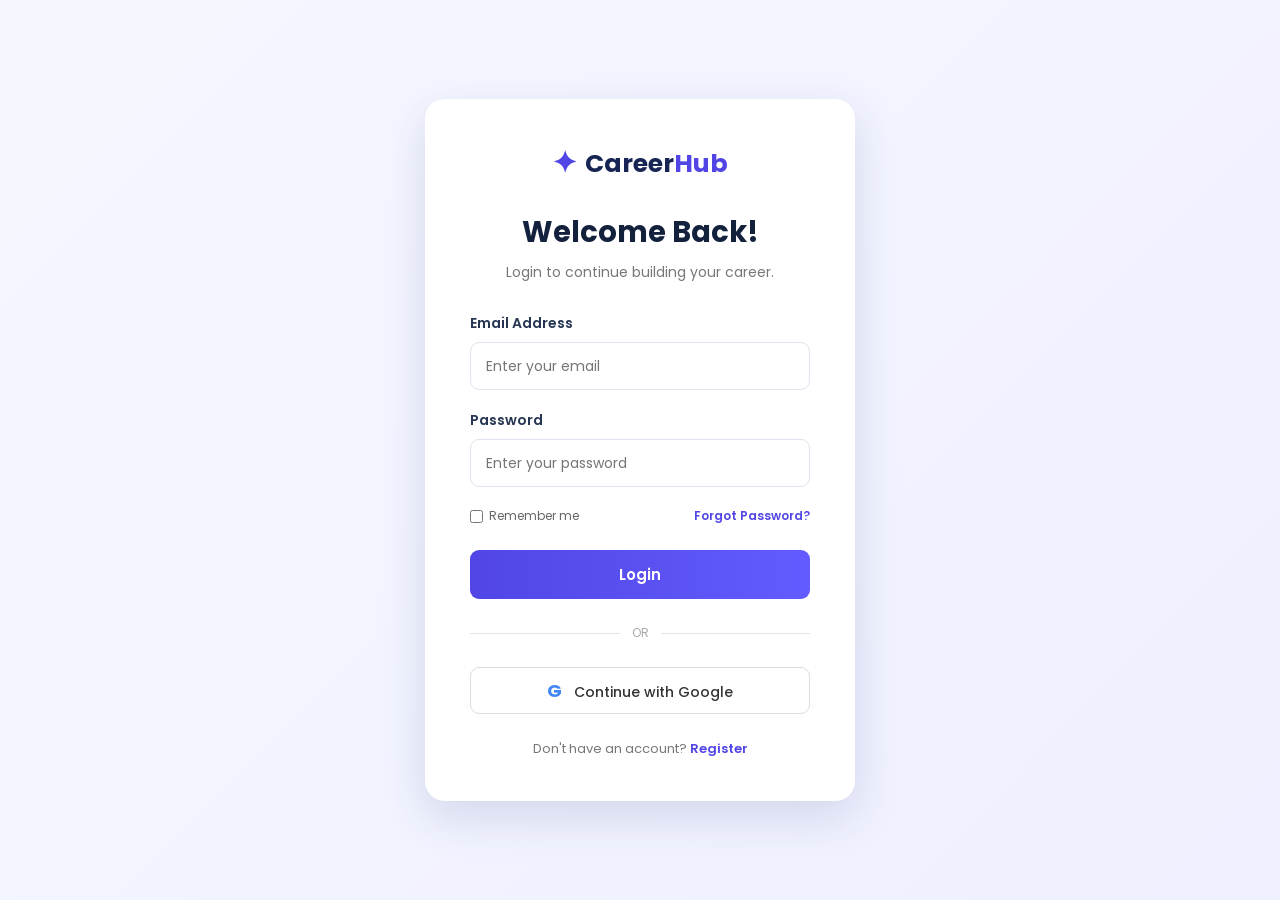
<file: index.html>
<!DOCTYPE html>
<html lang="en">

<head>
    <meta charset="UTF-8">
    <meta name="viewport" content="width=device-width, initial-scale=1.0">
    <title>Career Hub - Login</title>
<link rel="stylesheet" href="style.css">
<link rel="icon" href="data:,">

    <link rel="preconnect" href="https://fonts.googleapis.com">
    <link rel="preconnect" href="https://fonts.gstatic.com" crossorigin>
    <link href="https://fonts.googleapis.com/css2?family=Poppins:wght@400;500;600;700&display=swap" rel="stylesheet">
</head>

<body>

    <div class="login-container">

        <div class="login-card">

            <div class="logo">
                <span class="logo-icon">✦</span>
                <span>Career<span>Hub</span></span>
            </div>

            <h1>Welcome Back!</h1>

            <p class="subtitle">
                Login to continue building your career.
            </p>

            <form>

                <div class="input-group">
                    <label>Email Address</label>
                    <input type="email" placeholder="Enter your email">
                </div>

                <div class="input-group">
                    <label>Password</label>
                    <input type="password" placeholder="Enter your password">
                </div>

                <div class="options">
                    <label class="remember">
                        <input type="checkbox">
                        <span>Remember me</span>
                    </label>

                    <a href="#">Forgot Password?</a>
                </div>

                <button  type="submit" class="login-btn">
                    Login
                </button>

            </form>

            <div class="divider">
                <span>OR</span>
            </div>

            <button class="google-btn">
                <span>G</span>
                Continue with Google
            </button>

            <p class="signup-text">
                Don't have an account?
                <a href="#">Register</a>
            </p>

        </div>

    </div>
    <script src="project.js"></script>

</body>

</html>
</file>
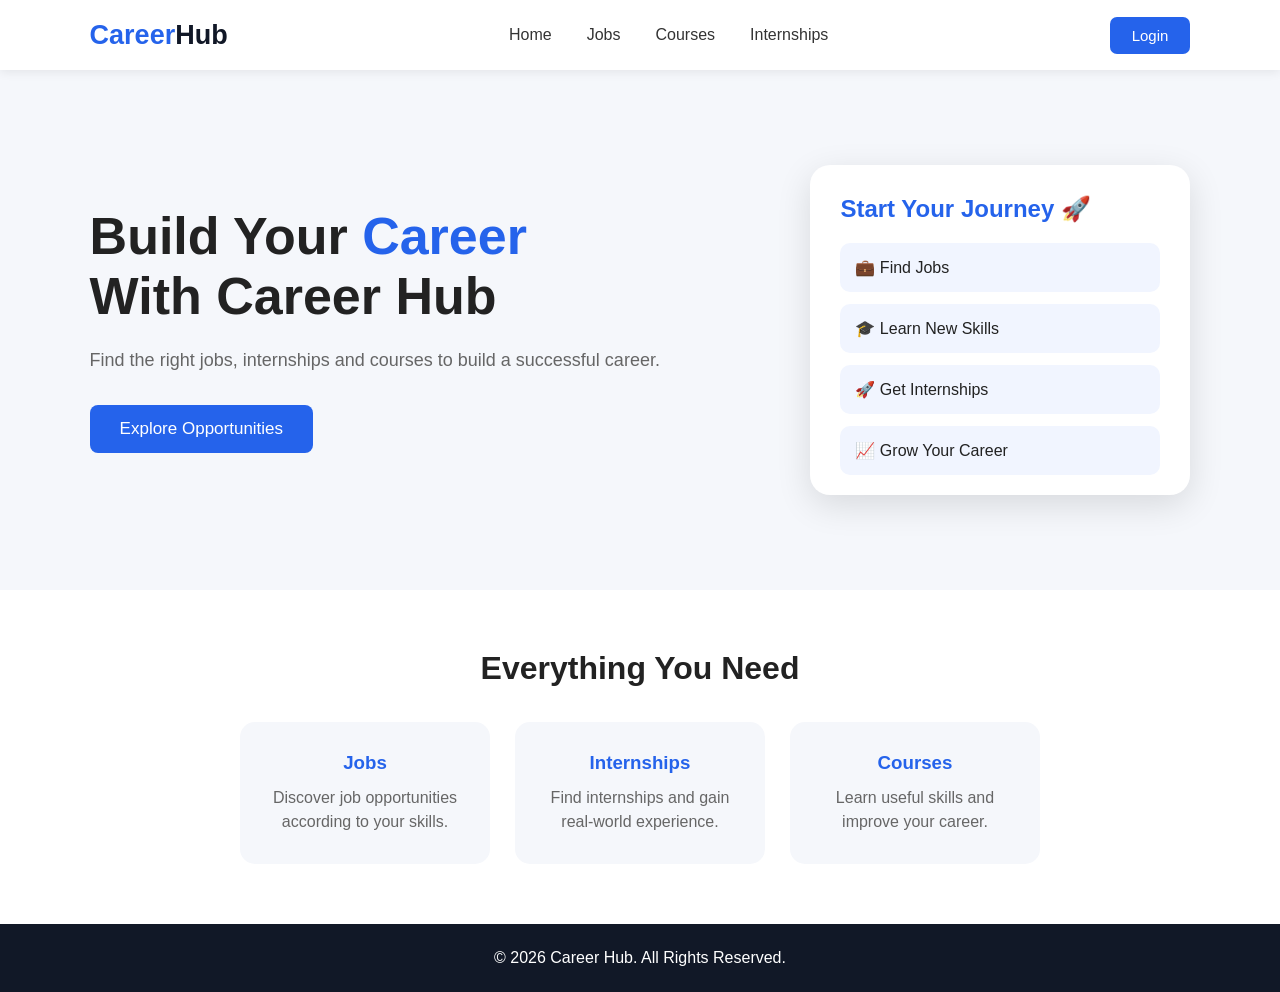
<file: page2.html>
<!DOCTYPE html>
<html lang="en">

<head>
    <meta charset="UTF-8">
    <meta name="viewport" content="width=device-width, initial-scale=1.0">

    <title>Career Hub</title>

<link rel="stylesheet" href="page2.css">
</head>

<body>

    <!-- Navbar -->
    <nav>
        <div class="logo">
            Career<span>Hub</span>
        </div>

        <ul class="nav-links">
            <li><a href="#">Home</a></li>
            <li><a href="#">Jobs</a></li>
            <li><a href="#">Courses</a></li>
            <li><a href="#">Internships</a></li>
        </ul>

        <button class="login-btn" onclick="location.href='login.html'">
            Login
        </button>
    </nav>


    <!-- Hero Section -->
    <section class="hero">

        <div class="hero-text">

            <h1>
                Build Your <span>Career</span><br>
                With Career Hub
            </h1>

            <p>
                Find the right jobs, internships and courses
                to build a successful career.
            </p>

            <button class="start-btn">
                Explore Opportunities
            </button>

        </div>


        <div class="hero-card">

            <h2>Start Your Journey 🚀</h2>

            <div class="card-item">💼 Find Jobs</div>

            <div class="card-item">🎓 Learn New Skills</div>

            <div class="card-item">🚀 Get Internships</div>

            <div class="card-item">📈 Grow Your Career</div>

        </div>

    </section>


    <!-- Features -->
    <section class="features">

        <h2>Everything You Need</h2>

        <div class="feature-container">

            <div class="feature">
                <h3>Jobs</h3>
                <p>
                    Discover job opportunities according to your skills.
                </p>
            </div>

            <div class="feature">
                <h3>Internships</h3>
                <p>
                    Find internships and gain real-world experience.
                </p>
            </div>

            <div class="feature">
                <h3>Courses</h3>
                <p>
                    Learn useful skills and improve your career.
                </p>
            </div>

        </div>

    </section>


    <!-- Footer -->
    <footer>
        <p>© 2026 Career Hub. All Rights Reserved.</p>
    </footer>

</body>

</html>
</file>
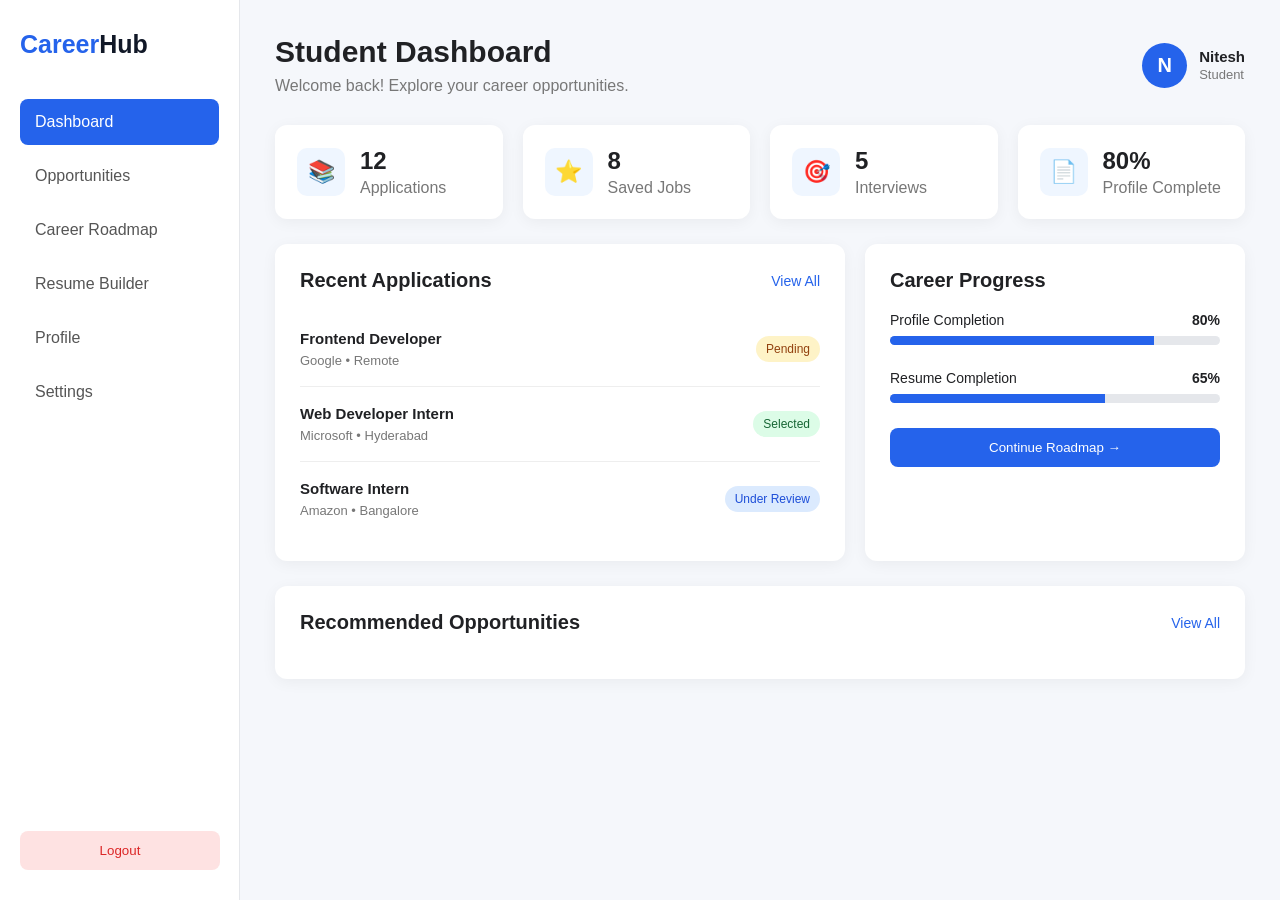
<file: page3.html>
<!DOCTYPE html>
<html lang="en">
<head>
    <meta charset="UTF-8">
    <meta name="viewport" content="width=device-width, initial-scale=1.0">
    <title>Student Dashboard</title>
    <link rel="stylesheet" href="page3.css">
</head>

<body>

    <div class="dashboard">

        <!-- Sidebar -->
        <aside class="sidebar">
            <h2 class="logo">Career<span>Hub</span></h2>

            <ul class="menu">
                <li class="active">Dashboard</li>
                <li>Opportunities</li>
                <li>Career Roadmap</li>
                <li>Resume Builder</li>
                <li>Profile</li>
                <li>Settings</li>
            </ul>

            <button class="logout">Logout</button>
        </aside>


        <!-- Main Content -->
        <main class="main-content">

            <header class="topbar">
                <div>
                    <h1>Student Dashboard</h1>
                    <p>Welcome back! Explore your career opportunities.</p>
                </div>

                <div class="profile">
                    <div class="profile-img">N</div>
                    <div>
                        <h4>Nitesh</h4>
                        <span>Student</span>
                    </div>
                </div>
            </header>


            <!-- Stats -->
            <section class="stats">

                <div class="stat-card">
                    <div class="icon">📚</div>
                    <div>
                        <h3>12</h3>
                        <p>Applications</p>
                    </div>
                </div>

                <div class="stat-card">
                    <div class="icon">⭐</div>
                    <div>
                        <h3>8</h3>
                        <p>Saved Jobs</p>
                    </div>
                </div>

                <div class="stat-card">
                    <div class="icon">🎯</div>
                    <div>
                        <h3>5</h3>
                        <p>Interviews</p>
                    </div>
                </div>

                <div class="stat-card">
                    <div class="icon">📄</div>
                    <div>
                        <h3>80%</h3>
                        <p>Profile Complete</p>
                    </div>
                </div>

            </section>


            <!-- Dashboard Sections -->
            <section class="dashboard-grid">

                <div class="card">
                    <div class="card-header">
                        <h2>Recent Applications</h2>
                        <a href="#">View All</a>
                    </div>

                    <div class="application">
                        <div>
                            <h3>Frontend Developer</h3>
                            <p>Google • Remote</p>
                        </div>
                        <span class="status pending">Pending</span>
                    </div>

                    <div class="application">
                        <div>
                            <h3>Web Developer Intern</h3>
                            <p>Microsoft • Hyderabad</p>
                        </div>
                        <span class="status selected">Selected</span>
                    </div>

                    <div class="application">
                        <div>
                            <h3>Software Intern</h3>
                            <p>Amazon • Bangalore</p>
                        </div>
                        <span class="status review">Under Review</span>
                    </div>
                </div>


                <div class="card">
                    <div class="card-header">
                        <h2>Career Progress</h2>
                    </div>

                    <div class="progress-box">
                        <div class="progress-text">
                            <span>Profile Completion</span>
                            <strong>80%</strong>
                        </div>

                        <div class="progress">
                            <div class="progress-bar"></div>
                        </div>
                    </div>

                    <div class="progress-box">
                        <div class="progress-text">
                            <span>Resume Completion</span>
                            <strong>65%</strong>
                        </div>

                        <div class="progress">
                            <div class="progress-bar resume"></div>
                        </div>
                    </div>

                    <button class="roadmap-btn">
                        Continue Roadmap →
                    </button>
                </div>

            </section>


            <!-- Recommended Opportunities -->
            <section class="card opportunities">

                <div class="card-header">
                    <h2>Recommended Opportunities</h2>
                    <a href="#">View All</a>
                </div>

                <div class="op
</file>
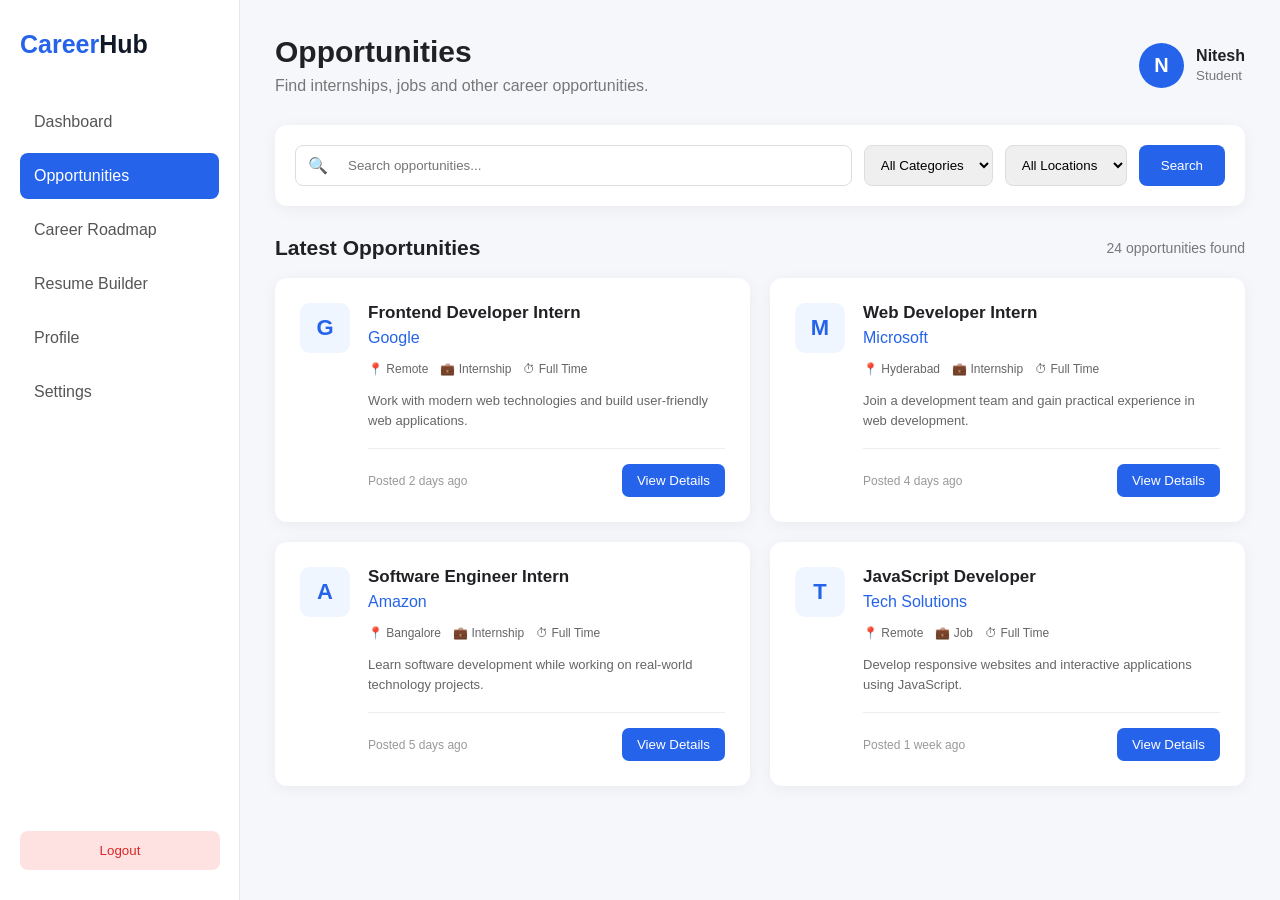
<file: page4.html>
<!DOCTYPE html>
<html lang="en">
<head>
    <meta charset="UTF-8">
    <meta name="viewport" content="width=device-width, initial-scale=1.0">
    <title>Opportunities - CareerHub</title>
<link rel="stylesheet" href="page4.css">
</head>

<body>

<div class="page">

    <!-- Sidebar -->
    <aside class="sidebar">
        <h2 class="logo">Career<span>Hub</span></h2>

        <ul>
            <li>Dashboard</li>
            <li class="active">Opportunities</li>
            <li>Career Roadmap</li>
            <li>Resume Builder</li>
            <li>Profile</li>
            <li>Settings</li>
        </ul>

        <button class="logout">Logout</button>
    </aside>


    <!-- Main Content -->
    <main class="main">

        <header class="top">
            <div>
                <h1>Opportunities</h1>
                <p>Find internships, jobs and other career opportunities.</p>
            </div>

            <div class="user">
                <div class="avatar">N</div>
                <div>
                    <b>Nitesh</b>
                    <small>Student</small>
                </div>
            </div>
        </header>


        <!-- Search -->
        <section class="search-box">

            <div class="search">
                🔍
                <input type="text" placeholder="Search opportunities...">
            </div>

            <select>
                <option>All Categories</option>
                <option>Internship</option>
                <option>Jobs</option>
                <option>Hackathon</option>
            </select>

            <select>
                <option>All Locations</option>
                <option>Remote</option>
                <option>Bangalore</option>
                <option>Delhi</option>
                <option>Hyderabad</option>
            </select>

            <button>Search</button>

        </section>


        <!-- Title -->
        <div class="heading">
            <h2>Latest Opportunities</h2>
            <span>24 opportunities found</span>
        </div>


        <!-- Opportunity Cards -->
        <section class="cards">

            <div class="card">

                <div class="company-logo">G</div>

                <div class="card-content">
                    <h3>Frontend Developer Intern</h3>
                    <p class="company">Google</p>

                    <div class="details">
                        <span>📍 Remote</span>
                        <span>💼 Internship</span>
                        <span>⏱ Full Time</span>
                    </div>

                    <p class="description">
                        Work with modern web technologies and build user-friendly
                        web applications.
                    </p>

                    <div class="bottom">
                        <span class="date">Posted 2 days ago</span>
                        <button>View Details</button>
                    </div>
                </div>

            </div>


            <div class="card">

                <div class="company-logo">M</div>

                <div class="card-content">
                    <h3>Web Developer Intern</h3>
                    <p class="company">Microsoft</p>

                    <div class="details">
                        <span>📍 Hyderabad</span>
                        <span>💼 Internship</span>
                        <span>⏱ Full Time</span>
                    </div>

                    <p class="description">
                        Join a development team and gain practical experience
                        in web development.
                    </p>

                    <div class="bottom">
                        <span class="date">Posted 4 days ago</span>
                        <button>View Details</button>
                    </div>
                </div>

            </div>


            <div class="card">

                <div class="company-logo">A</div>

                <div class="card-content">
                    <h3>Software Engineer Intern</h3>
                    <p class="company">Amazon</p>

                    <div class="details">
                        <span>📍 Bangalore</span>
                        <span>💼 Internship</span>
                        <span>⏱ Full Time</span>
                    </div>

                    <p class="description">
                        Learn software development while working on real-world
                        technology projects.
                    </p>

                    <div class="bottom">
                        <span class="date">Posted 5 days ago</span>
                        <button>View Details</button>
                    </div>
                </div>

            </div>


            <div class="card">

                <div class="company-logo">T</div>

                <div class="card-content">
                    <h3>JavaScript Developer</h3>
                    <p class="company">Tech Solutions</p>

                    <div class="details">
                        <span>📍 Remote</span>
                        <span>💼 Job</span>
                        <span>⏱ Full Time</span>
                    </div>

                    <p class="description">
                        Develop responsive websites and interactive applications
                        using JavaScript.
                    </p>

                    <div class="bottom">
                        <span class="date">Posted 1 week ago</span>
                        <button>View Details</button>
                    </div>
                </div>

            </div>

        </section>

    </main>

</div>

</body>
</html>
</file>
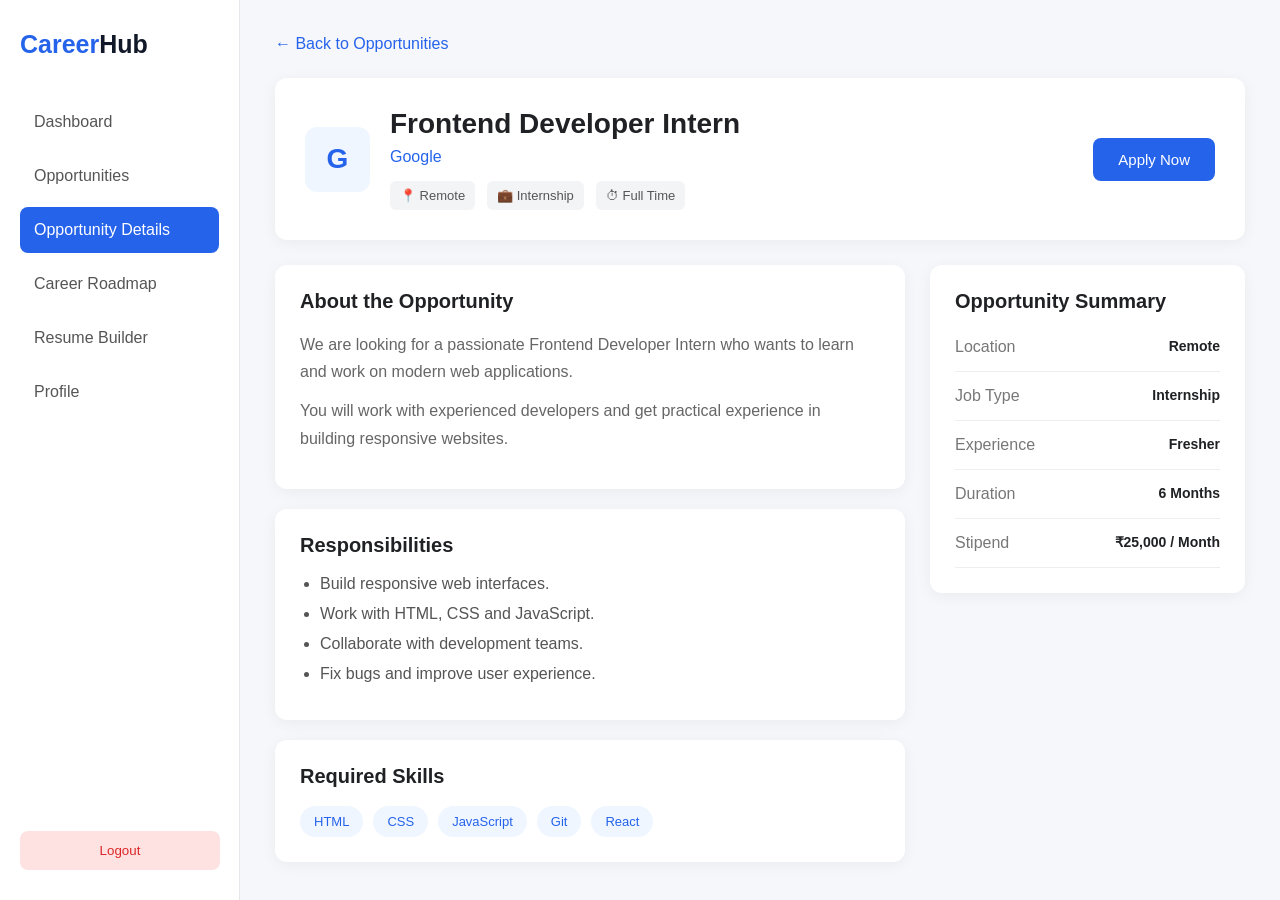
<file: page5.html>
<!DOCTYPE html>
<html lang="en">
<head>
    <meta charset="UTF-8">
    <meta name="viewport" content="width=device-width, initial-scale=1.0">
    <title>Opportunity Details - CareerHub</title>
    <link rel="stylesheet" href="page5.css">
</head>
<body>

<div class="page">

    <aside class="sidebar">
        <h2 class="logo">Career<span>Hub</span></h2>

        <ul>
            <li>Dashboard</li>
            <li>Opportunities</li>
            <li class="active">Opportunity Details</li>
            <li>Career Roadmap</li>
            <li>Resume Builder</li>
            <li>Profile</li>
        </ul>

        <button class="logout">Logout</button>
    </aside>

    <main class="main">

        <div class="back">← Back to Opportunities</div>

        <section class="job-header">

            <div class="company-logo">G</div>

            <div class="job-title">
                <h1>Frontend Developer Intern</h1>
                <p>Google</p>

                <div class="tags">
                    <span>📍 Remote</span>
                    <span>💼 Internship</span>
                    <span>⏱ Full Time</span>
                </div>
            </div>

            <button class="apply">Apply Now</button>

        </section>


        <div class="content">

            <section class="details">

                <div class="card">
                    <h2>About the Opportunity</h2>

                    <p>
                        We are looking for a passionate Frontend Developer Intern
                        who wants to learn and work on modern web applications.
                    </p>

                    <p>
                        You will work with experienced developers and get
                        practical experience in building responsive websites.
                    </p>
                </div>


                <div class="card">
                    <h2>Responsibilities</h2>

                    <ul class="list">
                        <li>Build responsive web interfaces.</li>
                        <li>Work with HTML, CSS and JavaScript.</li>
                        <li>Collaborate with development teams.</li>
                        <li>Fix bugs and improve user experience.</li>
                    </ul>
                </div>


                <div class="card">
                    <h2>Required Skills</h2>

                    <div class="skills">
                        <span>HTML</span>
                        <span>CSS</span>
                        <span>JavaScript</span>
                        <span>Git</span>
                        <span>React</span>
                    </div>
                </div>

            </section>


            <aside class="right">

                <div class="card summary">
                    <h2>Opportunity Summary</h2>

                    <div class="info">
                        <span>Location</span>
                        <b>Remote</b>
                    </div>

                    <div class="info">
                        <span>Job Type</span>
                        <b>Internship</b>
                    </div>

                    <div class="info">
                        <span>Experience</span>
                        <b>Fresher</b>
                    </div>

                    <div class="info">
                        <span>Duration</span>
                        <b>6 Months</b>
                    </div>

                    <div class="info">
                        <span>Stipend</span>
                        <b>₹25,000 / Month</b>
                    </div>

                    <button
</file>
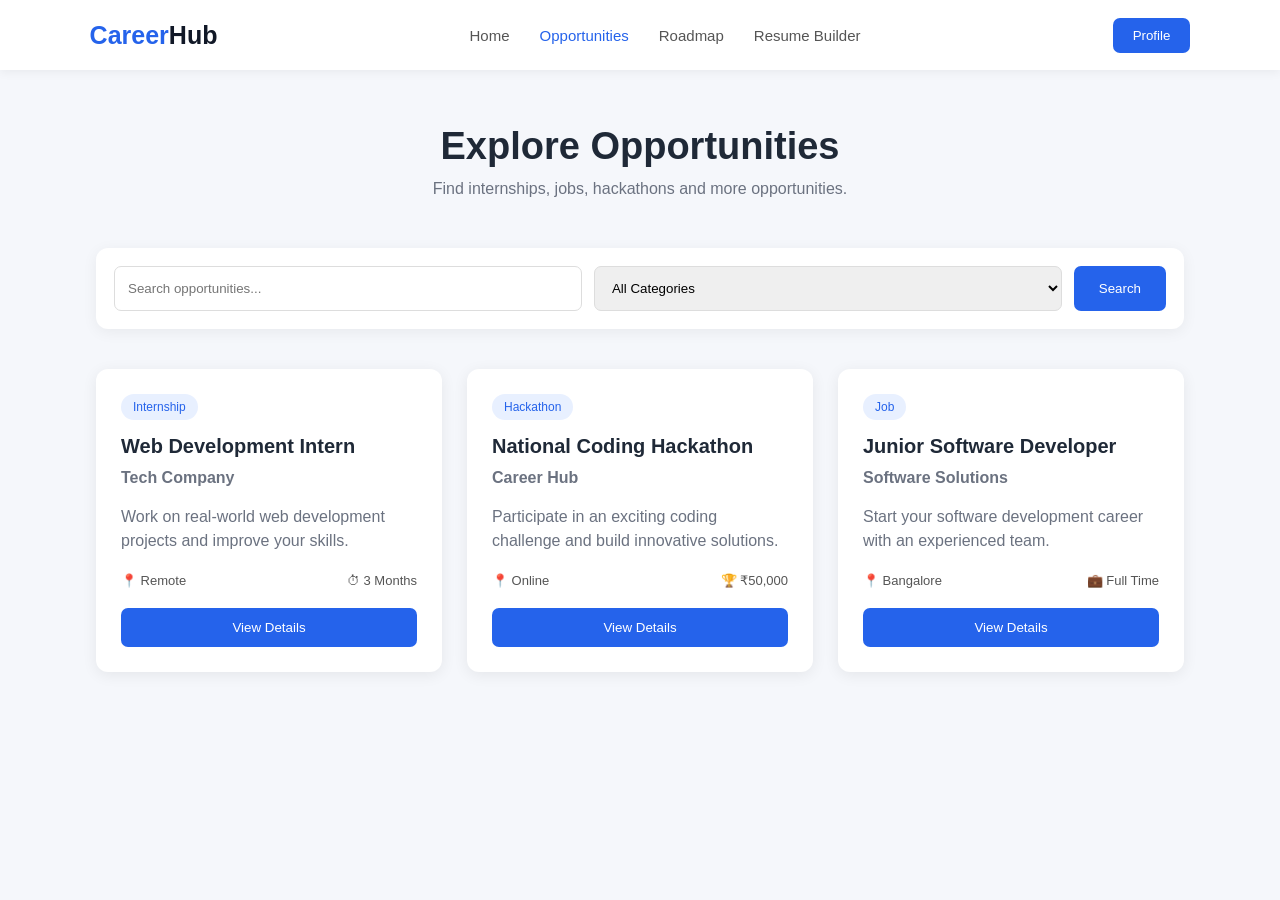
<file: page6.html>
<!DOCTYPE html>
<html lang="en">
<head>
    <meta charset="UTF-8">
    <meta name="viewport" content="width=device-width, initial-scale=1.0">
    <title>Career Hub - Opportunities</title>
<link rel="stylesheet" href="page6.css"></head>
<body>

    <nav class="navbar">
        <div class="logo">Career<span>Hub</span></div>

        <div class="nav-links">
            <a href="#">Home</a>
            <a href="#" class="active">Opportunities</a>
            <a href="#">Roadmap</a>
            <a href="#">Resume Builder</a>
        </div>

        <button class="profile-btn">Profile</button>
    </nav>

    <section class="hero">
        <h1>Explore Opportunities</h1>
        <p>Find internships, jobs, hackathons and more opportunities.</p>
    </section>

    <div class="search-area">
        <input type="text" placeholder="Search opportunities...">

        <select>
            <option>All Categories</option>
            <option>Internship</option>
            <option>Jobs</option>
            <option>Hackathon</option>
            <option>Scholarship</option>
        </select>

        <button>Search</button>
    </div>

    <section class="cards">

        <div class="card">
            <div class="tag">Internship</div>
            <h2>Web Development Intern</h2>
            <p class="company">Tech Company</p>
            <p>Work on real-world web development projects and improve your skills.</p>

            <div class="details">
                <span>📍 Remote</span>
                <span>⏱ 3 Months</span>
            </div>

            <button class="apply">View Details</button>
        </div>

        <div class="card">
            <div class="tag">Hackathon</div>
            <h2>National Coding Hackathon</h2>
            <p class="company">Career Hub</p>
            <p>Participate in an exciting coding challenge and build innovative solutions.</p>

            <div class="details">
                <span>📍 Online</span>
                <span>🏆 ₹50,000</span>
            </div>

            <button class="apply">View Details</button>
        </div>

        <div class="card">
            <div class="tag">Job</div>
            <h2>Junior Software Developer</h2>
            <p class="company">Software Solutions</p>
            <p>Start your software development career with an experienced team.</p>

            <div class="details">
                <span>📍 Bangalore</span>
                <span>💼 Full Time</span>
            </div>

            <button class="apply">View Details</button>
        </div>

    </section>

</body>
</html>
</file>
<file: style.css>
* {
    margin: 0;
    padding: 0;
    box-sizing: border-box;
    font-family: "Poppins", sans-serif;
}

body {
    min-height: 100vh;
    background: linear-gradient(135deg, #f5f7ff, #eef0ff);
    display: flex;
    align-items: center;
    justify-content: center;
}

.login-container {
    width: 100%;
    min-height: 100vh;
    display: flex;
    justify-content: center;
    align-items: center;
    padding: 30px;
}

.login-card {
    width: 430px;
    background: white;
    padding: 42px 45px;
    border-radius: 20px;
    box-shadow: 0 15px 45px rgba(45, 55, 120, 0.15);
}

.logo {
    display: flex;
    align-items: center;
    justify-content: center;
    gap: 8px;
    font-size: 25px;
    font-weight: 700;
    color: #172554;
    margin-bottom: 25px;
}

.logo-icon {
    color: #5146e5;
    font-size: 30px;
}

.logo span span {
    color: #5146e5;
}

h1 {
    text-align: center;
    color: #14213d;
    font-size: 29px;
    margin-bottom: 8px;
}

.subtitle {
    text-align: center;
    color: #777;
    font-size: 14px;
    margin-bottom: 30px;
}

.input-group {
    margin-bottom: 20px;
}

.input-group label {
    display: block;
    color: #263653;
    font-size: 14px;
    font-weight: 600;
    margin-bottom: 8px;
}

.input-group input {
    width: 100%;
    height: 48px;
    padding: 0 15px;
    border: 1px solid #dfe3ef;
    border-radius: 9px;
    outline: none;
    font-size: 14px;
    transition: 0.3s;
}

.input-group input:focus {
    border-color: #5146e5;
    box-shadow: 0 0 0 3px rgba(81, 70, 229, 0.1);
}

.options {
    display: flex;
    justify-content: space-between;
    align-items: center;
    margin: 5px 0 25px;
    font-size: 12px;
}

.remember {
    display: flex;
    align-items: center;
    gap: 6px;
    color: #666;
}

.remember input {
    accent-color: #5146e5;
}

.options a,
.signup-text a {
    color: #5146e5;
    text-decoration: none;
    font-weight: 600;
}

.login-btn {
    width: 100%;
    height: 49px;
    border: none;
    border-radius: 9px;
    background: linear-gradient(90deg, #5146e5, #635bff);
    color: white;
    font-size: 15px;
    font-weight: 600;
    cursor: pointer;
    transition: 0.3s;
}

.login-btn:hover {
    transform: translateY(-2px);
    box-shadow: 0 8px 20px rgba(81, 70, 229, 0.25);
}

.divider {
    display: flex;
    align-items: center;
    gap: 12px;
    margin: 25px 0;
    color: #aaa;
    font-size: 12px;
}

.divider::before,
.divider::after {
    content: "";
    height: 1px;
    background: #e5e5e5;
    flex: 1;
}

.google-btn {
    width: 100%;
    height: 47px;
    background: white;
    border: 1px solid #ddd;
    border-radius: 9px;
    font-size: 14px;
    font-weight: 500;
    color: #333;
    cursor: pointer;
}

.google-btn span {
    color: #4285f4;
    font-size: 18px;
    font-weight: 700;
    margin-right: 8px;
}

.signup-text {
    text-align: center;
    margin-top: 25px;
    font-size: 13px;
    color: #777;
}

@media (max-width: 500px) {

    .login-container {
        padding: 20px;
    }

    .login-card {
        width: 100%;
        padding: 35px 25px;
    }
}
</file>
<file: page2.css>
* {
    margin: 0;
    padding: 0;
    box-sizing: border-box;
    font-family: Arial, sans-serif;
}

body {
    background: #f5f7fb;
    color: #222;
}


/* Navbar */

nav {
    height: 70px;
    background: white;

    display: flex;
    align-items: center;
    justify-content: space-between;

    padding: 0 7%;

    box-shadow: 0 2px 10px rgba(0, 0, 0, 0.08);
}

.logo {
    font-size: 27px;
    font-weight: bold;
    color: #2563eb;
}

.logo span {
    color: #111827;
}

.nav-links {
    display: flex;
    gap: 35px;
    list-style: none;
}

.nav-links a {
    text-decoration: none;
    color: #333;
    font-size: 16px;
}

.nav-links a:hover {
    color: #2563eb;
}

.login-btn {
    padding: 10px 22px;

    border: none;
    border-radius: 7px;

    background: #2563eb;
    color: white;

    font-size: 15px;
    cursor: pointer;
}


/* Hero Section */

.hero {
    min-height: 520px;

    display: flex;
    align-items: center;
    justify-content: space-between;

    padding: 60px 7%;
}

.hero-text {
    width: 52%;
}

.hero-text h1 {
    font-size: 52px;
    line-height: 1.15;
    margin-bottom: 20px;
}

.hero-text h1 span {
    color: #2563eb;
}

.hero-text p {
    font-size: 18px;
    color: #666;

    line-height: 1.6;

    margin-bottom: 30px;
}

.start-btn {
    padding: 14px 30px;

    background: #2563eb;
    color: white;

    border: none;
    border-radius: 8px;

    font-size: 17px;
    cursor: pointer;
}

.start-btn:hover {
    background: #1d4ed8;
}


/* Right Card */

.hero-card {
    width: 380px;
    height: 330px;

    background: white;

    border-radius: 20px;

    box-shadow: 0 10px 35px rgba(0, 0, 0, 0.12);

    padding: 30px;
}

.hero-card h2 {
    margin-bottom: 20px;
    color: #2563eb;
}

.card-item {
    padding: 15px;

    margin: 12px 0;

    background: #f1f5ff;

    border-radius: 10px;

    font-size: 16px;
}


/* Features */

.features {
    padding: 60px 7%;

    background: white;

    text-align: center;
}

.features h2 {
    font-size: 32px;
    margin-bottom: 35px;
}

.feature-container {
    display: flex;

    justify-content: center;

    gap: 25px;

    flex-wrap: wrap;
}

.feature {
    width: 250px;

    padding: 30px 20px;

    border-radius: 15px;

    background: #f5f7fb;
}

.feature h3 {
    margin-bottom: 12px;
    color: #2563eb;
}

.feature p {
    color: #666;
    line-height: 1.5;
}


/* Footer */

footer {
    text-align: center;

    padding: 25px;

    background: #111827;

    color: white;
}


/* Mobile */

@media (max-width: 800px) {

    .nav-links {
        display: none;
    }

    .hero {
        flex-direction: column;

        text-align: center;

        gap: 40px;
    }

    .hero-text {
        width: 100%;
    }

    .hero-text h1 {
        font-size: 38px;
    }

    .hero-card {
        width: 100%;
        max-width: 380px;
    }
}
</file>
<file: page3.css>
* {
    margin: 0;
    padding: 0;
    box-sizing: border-box;
    font-family: Arial, sans-serif;
}

body {
    background: #f5f7fb;
    color: #202124;
}

.dashboard {
    display: flex;
    min-height: 100vh;
}


/* Sidebar */

.sidebar {
    width: 240px;
    background: #ffffff;
    padding: 30px 20px;
    border-right: 1px solid #e5e7eb;
    position: fixed;
    height: 100vh;
}

.logo {
    font-size: 25px;
    margin-bottom: 40px;
    color: #2563eb;
}

.logo span {
    color: #111827;
}

.menu {
    list-style: none;
}

.menu li {
    padding: 14px 15px;
    margin-bottom: 8px;
    border-radius: 8px;
    cursor: pointer;
    color: #555;
}

.menu li:hover,
.menu .active {
    background: #2563eb;
    color: white;
}

.logout {
    position: absolute;
    bottom: 30px;
    left: 20px;
    width: 200px;
    padding: 12px;
    border: none;
    border-radius: 8px;
    background: #fee2e2;
    color: #dc2626;
    cursor: pointer;
}


/* Main */

.main-content {
    margin-left: 240px;
    width: calc(100% - 240px);
    padding: 35px;
}


/* Topbar */

.topbar {
    display: flex;
    justify-content: space-between;
    align-items: center;
    margin-bottom: 30px;
}

.topbar h1 {
    font-size: 30px;
    margin-bottom: 8px;
}

.topbar p {
    color: #777;
}

.profile {
    display: flex;
    align-items: center;
    gap: 12px;
}

.profile-img {
    width: 45px;
    height: 45px;
    border-radius: 50%;
    background: #2563eb;
    color: white;
    display: flex;
    align-items: center;
    justify-content: center;
    font-size: 20px;
    font-weight: bold;
}

.profile h4 {
    font-size: 15px;
}

.profile span {
    color: #777;
    font-size: 13px;
}


/* Stats */

.stats {
    display: grid;
    grid-template-columns: repeat(4, 1fr);
    gap: 20px;
    margin-bottom: 25px;
}

.stat-card {
    background: white;
    padding: 22px;
    border-radius: 12px;
    display: flex;
    align-items: center;
    gap: 15px;
    box-shadow: 0 3px 15px rgba(0,0,0,0.05);
}

.icon {
    width: 48px;
    height: 48px;
    border-radius: 10px;
    background: #eff6ff;
    display: flex;
    align-items: center;
    justify-content: center;
    font-size: 22px;
}

.stat-card h3 {
    font-size: 24px;
}

.stat-card p {
    color: #777;
    margin-top: 4px;
}


/* Cards */

.card {
    background: white;
    border-radius: 12px;
    padding: 25px;
    box-shadow: 0 3px 15px rgba(0,0,0,0.05);
}

.dashboard-grid {
    display: grid;
    grid-template-columns: 1.5fr 1fr;
    gap: 20px;
    margin-bottom: 25px;
}

.card-header {
    display: flex;
    justify-content: space-between;
    align-items: center;
    margin-bottom: 20px;
}

.card-header h2 {
    font-size: 20px;
}

.card-header a {
    color: #2563eb;
    text-decoration: none;
    font-size: 14px;
}


/* Applications */

.application {
    display: flex;
    justify-content: space-between;
    align-items: center;
    padding: 18px 0;
    border-bottom: 1px solid #eee;
}

.application:last-child {
    border-bottom: none;
}

.application h3 {
    font-size: 15px;
    margin-bottom: 6px;
}

.application p {
    color: #777;
    font-size: 13px;
}

.status {
    padding: 6px 10px;
    border-radius: 20px;
    font-size: 12px;
}

.pending {
    background: #fef3c7;
    color: #92400e;
}

.selected {
    background: #dcfce7;
    color: #166534;
}

.review {
    background: #dbeafe;
    color: #1d4ed8;
}


/* Progress */

.progress-box {
    margin-bottom: 25px;
}

.progress-text {
    display: flex;
    justify-content: space-between;
    margin-bottom: 8px;
    font-size: 14px;
}

.progress {
    width: 100%;
    height: 9px;
    background: #e5e7eb;
    border-radius: 10px;
    overflow: hidden;
}

.progress-bar {
    width: 80%;
    height: 100%;
    background: #2563eb;
}

.progress-bar.resume {
    width: 65%;
}

.roadmap-btn {
    width: 100%;
    padding: 12px;
    background: #2563eb;
    color: white;
    border: none;
    border-radius: 8px;
    cursor: pointer;
}


/* Opportunities */

.opportunities {
    margin-bottom: 30px;
}

.opportunity {
    display: flex;
    justify-content: space-between;
    align-items: center;
    padding: 17px 0;
    border-bottom: 1px solid #eee;
}

.opportunity:last-child {
    border-bottom: none;
}

.opportunity h3 {
    font-size: 15px;
    margin-bottom: 6px;
}

.opportunity p {
    color: #777;
    font-size: 13px;
}

.opportunity button {
    padding: 9px 16px;
    border: none;
    border-radius: 7px;
    background: #2563eb;
    color: white;
    cursor: pointer;
}

.opportunity button:hover {
    background: #1d4ed8;
}


/* Responsive */

@media (max-width: 900px) {

    .sidebar {
        width: 200px;
    }

    .main-content {
        margin-left: 200px;
        width: calc(100% - 200px);
    }

    .stats {
        grid-template-columns: repeat(2, 1fr);
    }

    .dashboard-grid {
        grid-template-columns: 1fr;
    }
}

@media (max-width: 600px) {

    .sidebar {
        display: none;
    }

    .main-content {
        margin-left: 0;
        width: 100%;
        padding: 20px;
    }

    .stats {
        grid-template-columns: 1fr;
    }

    .topbar {
        flex-direction: column;
        align-items: flex-start;
        gap: 20px;
    }
}
</file>
<file: page4.css>
* {
    margin: 0;
    padding: 0;
    box-sizing: border-box;
    font-family: Arial, sans-serif;
}

body {
    background: #f5f7fb;
    color: #202124;
}

.page {
    display: flex;
    min-height: 100vh;
}


/* Sidebar */

.sidebar {
    width: 240px;
    height: 100vh;
    position: fixed;
    background: white;
    border-right: 1px solid #e5e7eb;
    padding: 30px 20px;
}

.logo {
    color: #2563eb;
    font-size: 25px;
    margin-bottom: 40px;
}

.logo span {
    color: #111827;
}

.sidebar ul {
    list-style: none;
}

.sidebar li {
    padding: 14px;
    margin-bottom: 8px;
    border-radius: 8px;
    color: #555;
    cursor: pointer;
}

.sidebar li:hover,
.sidebar li.active {
    background: #2563eb;
    color: white;
}

.logout {
    position: absolute;
    bottom: 30px;
    left: 20px;
    width: 200px;
    padding: 12px;
    border: none;
    border-radius: 8px;
    background: #fee2e2;
    color: #dc2626;
    cursor: pointer;
}


/* Main */

.main {
    margin-left: 240px;
    width: calc(100% - 240px);
    padding: 35px;
}


/* Header */

.top {
    display: flex;
    justify-content: space-between;
    align-items: center;
    margin-bottom: 30px;
}

.top h1 {
    font-size: 30px;
    margin-bottom: 8px;
}

.top p {
    color: #777;
}

.user {
    display: flex;
    align-items: center;
    gap: 12px;
}

.avatar {
    width: 45px;
    height: 45px;
    border-radius: 50%;
    background: #2563eb;
    color: white;
    display: flex;
    justify-content: center;
    align-items: center;
    font-weight: bold;
    font-size: 20px;
}

.user small {
    display: block;
    color: #777;
    margin-top: 3px;
}


/* Search */

.search-box {
    background: white;
    padding: 20px;
    border-radius: 12px;
    display: flex;
    gap: 12px;
    margin-bottom: 30px;
    box-shadow: 0 3px 15px rgba(0,0,0,0.05);
}

.search {
    flex: 1;
    display: flex;
    align-items: center;
    gap: 8px;
    border: 1px solid #ddd;
    border-radius: 8px;
    padding: 0 12px;
}

.search input {
    width: 100%;
    border: none;
    outline: none;
    padding: 12px;
}

.search-box select {
    border: 1px solid #ddd;
    border-radius: 8px;
    padding: 0 12px;
    outline: none;
}

.search-box button {
    border: none;
    background: #2563eb;
    color: white;
    padding: 0 22px;
    border-radius: 8px;
    cursor: pointer;
}


/* Heading */

.heading {
    display: flex;
    justify-content: space-between;
    align-items: center;
    margin-bottom: 18px;
}

.heading h2 {
    font-size: 21px;
}

.heading span {
    color: #777;
    font-size: 14px;
}


/* Cards */

.cards {
    display: grid;
    grid-template-columns: repeat(2, 1fr);
    gap: 20px;
}

.card {
    background: white;
    padding: 25px;
    border-radius: 12px;
    display: flex;
    gap: 18px;
    box-shadow: 0 3px 15px rgba(0,0,0,0.05);
    transition: 0.2s;
}

.card:hover {
    transform: translateY(-3px);
}

.company-logo {
    min-width: 50px;
    height: 50px;
    border-radius: 10px;
    background: #eff6ff;
    color: #2563eb;
    display: flex;
    justify-content: center;
    align-items: center;
    font-size: 22px;
    font-weight: bold;
}

.card-content {
    width: 100%;
}

.card h3 {
    font-size: 17px;
    margin-bottom: 6px;
}

.company {
    color: #2563eb;
    margin-bottom: 15px;
}

.details {
    display: flex;
    flex-wrap: wrap;
    gap: 12px;
    font-size: 12px;
    color: #666;
    margin-bottom: 15px;
}

.description {
    color: #666;
    font-size: 13px;
    line-height: 1.5;
    margin-bottom: 18px;
}

.bottom {
    display: flex;
    justify-content: space-between;
    align-items: center;
    border-top: 1px solid #eee;
    padding-top: 15px;
}

.date {
    color: #999;
    font-size: 12px;
}

.bottom button {
    border: none;
    background: #2563eb;
    color: white;
    padding: 9px 15px;
    border-radius: 7px;
    cursor: pointer;
}

.bottom button:hover {
    background: #1d4ed8;
}


/* Responsive */

@media (max-width: 900px) {

    .sidebar {
        width: 200px;
    }

    .main {
        margin-left: 200px;
        width: calc(100% - 200px);
    }

    .cards {
        grid-template-columns: 1fr;
    }

    .search-box {
        flex-wrap: wrap;
    }
}

@media (max-width: 600px) {

    .sidebar {
        display: none;
    }

    .main {
        margin-left: 0;
        width: 100%;
        padding: 20px;
    }

    .top {
        flex-direction: column;
        align-items: flex-start;
        gap: 20px;
    }

    .search-box {
        flex-direction: column;
    }

    .search-box select,
    .search-box button {
        height: 45px;
    }
}
</file>
<file: page5.css>
* {
    margin: 0;
    padding: 0;
    box-sizing: border-box;
    font-family: Arial, sans-serif;
}

body {
    background: #f5f7fb;
    color: #202124;
}

.page {
    display: flex;
    min-height: 100vh;
}


/* Sidebar */

.sidebar {
    width: 240px;
    height: 100vh;
    position: fixed;
    background: white;
    border-right: 1px solid #e5e7eb;
    padding: 30px 20px;
}

.logo {
    color: #2563eb;
    font-size: 25px;
    margin-bottom: 40px;
}

.logo span {
    color: #111827;
}

.sidebar ul {
    list-style: none;
}

.sidebar li {
    padding: 14px;
    margin-bottom: 8px;
    border-radius: 8px;
    color: #555;
}

.sidebar li:hover,
.sidebar li.active {
    background: #2563eb;
    color: white;
}

.logout {
    position: absolute;
    bottom: 30px;
    left: 20px;
    width: 200px;
    padding: 12px;
    border: none;
    border-radius: 8px;
    background: #fee2e2;
    color: #dc2626;
}


/* Main */

.main {
    margin-left: 240px;
    width: calc(100% - 240px);
    padding: 35px;
}

.back {
    color: #2563eb;
    margin-bottom: 25px;
    cursor: pointer;
}


/* Header */

.job-header {
    background: white;
    padding: 30px;
    border-radius: 12px;
    display: flex;
    align-items: center;
    gap: 20px;
    margin-bottom: 25px;
    box-shadow: 0 3px 15px rgba(0,0,0,0.05);
}

.company-logo {
    width: 65px;
    height: 65px;
    border-radius: 12px;
    background: #eff6ff;
    color: #2563eb;
    display: flex;
    align-items: center;
    justify-content: center;
    font-size: 28px;
    font-weight: bold;
}

.job-title {
    flex: 1;
}

.job-title h1 {
    font-size: 28px;
    margin-bottom: 8px;
}

.job-title p {
    color: #2563eb;
    margin-bottom: 15px;
}

.tags {
    display: flex;
    gap: 12px;
    flex-wrap: wrap;
}

.tags span {
    background: #f3f4f6;
    padding: 7px 10px;
    border-radius: 6px;
    font-size: 13px;
    color: #555;
}


/* Buttons */

.apply {
    border: none;
    background: #2563eb;
    color: white;
    padding: 13px 25px;
    border-radius: 8px;
    cursor: pointer;
    font-size: 15px;
}

.apply:hover {
    background: #1d4ed8;
}


/* Content */

.content {
    display: grid;
    grid-template-columns: 2fr 1fr;
    gap: 25px;
}

.details {
    display: flex;
    flex-direction: column;
    gap: 20px;
}

.card {
    background: white;
    padding: 25px;
    border-radius: 12px;
    box-shadow: 0 3px 15px rgba(0,0,0,0.05);
}

.card h2 {
    font-size: 20px;
    margin-bottom: 18px;
}

.card p {
    color: #666;
    line-height: 1.7;
    margin-bottom: 12px;
}


/* List */

.list {
    padding-left: 20px;
    color: #555;
}

.list li {
    margin-bottom: 12px;
}


/* Skills */

.skills {
    display: flex;
    gap: 10px;
    flex-wrap: wrap;
}

.skills span {
    padding: 8px 14px;
    border-radius: 20px;
    background: #eff6ff;
    color: #2563eb;
    font-size: 13px;
}


/* Right */

.right {
    display: flex;
    flex-direction: column;
    gap: 20px;
}

.summary h2 {
    margin-bottom: 10px;
}

.info {
    display: flex;
    justify-content: space-between;
    padding: 15px 0;
    border-bottom: 1px solid #eee;
}

.info span {
    color: #777;
}

.info b {
    font-size: 14px;
}

.full {
    width: 100%;
    margin-top: 20px;
}

.deadline h3 {
    margin-bottom: 10px;
}

.deadline p {
    color: #dc2626;
    font-weight: bold;
}


/* Responsive */

@media (max-width: 900px) {

    .sidebar {
        width: 200px;
    }

    .main {
        margin-left: 200px;
        width: calc(100% - 200px);
    }

    .content {
        grid-template-columns: 1fr;
    }
}

@media (max-width: 600px) {

    .sidebar {
        display: none;
    }

    .main {
        margin-left: 0;
        width: 100%;
        padding: 20px;
    }

    .job-header {
        flex-direction: column;
        align-items: flex-start;
    }

    .apply {
        width: 100%;
    }
}
</file>
<file: page6.css>
* {
    margin: 0;
    padding: 0;
    box-sizing: border-box;
    font-family: Arial, sans-serif;
}

body {
    background: #f5f7fb;
    color: #1f2937;
}

.navbar {
    height: 70px;
    background: white;
    display: flex;
    align-items: center;
    justify-content: space-between;
    padding: 0 7%;
    box-shadow: 0 2px 10px rgba(0,0,0,0.06);
}

.logo {
    font-size: 25px;
    font-weight: bold;
    color: #2563eb;
}

.logo span {
    color: #111827;
}

.nav-links {
    display: flex;
    gap: 30px;
}

.nav-links a {
    text-decoration: none;
    color: #555;
    font-size: 15px;
}

.nav-links a:hover,
.nav-links .active {
    color: #2563eb;
}

.profile-btn {
    background: #2563eb;
    color: white;
    border: none;
    padding: 10px 20px;
    border-radius: 7px;
}

.hero {
    text-align: center;
    padding: 55px 20px 30px;
}

.hero h1 {
    font-size: 38px;
    margin-bottom: 12px;
}

.hero p {
    color: #6b7280;
}

.search-area {
    width: 85%;
    margin: 20px auto 40px;
    background: white;
    padding: 18px;
    border-radius: 12px;
    display: flex;
    gap: 12px;
    box-shadow: 0 3px 15px rgba(0,0,0,0.06);
}

.search-area input,
.search-area select {
    flex: 1;
    padding: 13px;
    border: 1px solid #ddd;
    border-radius: 7px;
    outline: none;
}

.search-area button {
    padding: 13px 25px;
    border: none;
    background: #2563eb;
    color: white;
    border-radius: 7px;
    cursor: pointer;
}

.cards {
    width: 85%;
    margin: auto;
    display: grid;
    grid-template-columns: repeat(3, 1fr);
    gap: 25px;
}

.card {
    background: white;
    padding: 25px;
    border-radius: 12px;
    box-shadow: 0 3px 15px rgba(0,0,0,0.07);
}

.tag {
    display: inline-block;
    background: #e8f0ff;
    color: #2563eb;
    padding: 6px 12px;
    border-radius: 20px;
    font-size: 12px;
    margin-bottom: 15px;
}

.card h2 {
    font-size: 20px;
    margin-bottom: 8px;
}

.company {
    color: #2563eb;
    font-weight: bold;
    margin-bottom: 15px;
}

.card p {
    color: #6b7280;
    line-height: 1.5;
}

.details {
    display: flex;
    justify-content: space-between;
    margin: 20px 0;
    font-size: 13px;
    color: #555;
}

.apply {
    width: 100%;
    padding: 12px;
    border: none;
    background: #2563eb;
    color: white;
    border-radius: 7px;
    cursor: pointer;
}

.apply:hover,
.search-area button:hover {
    background: #1d4ed8;
}
</file>
